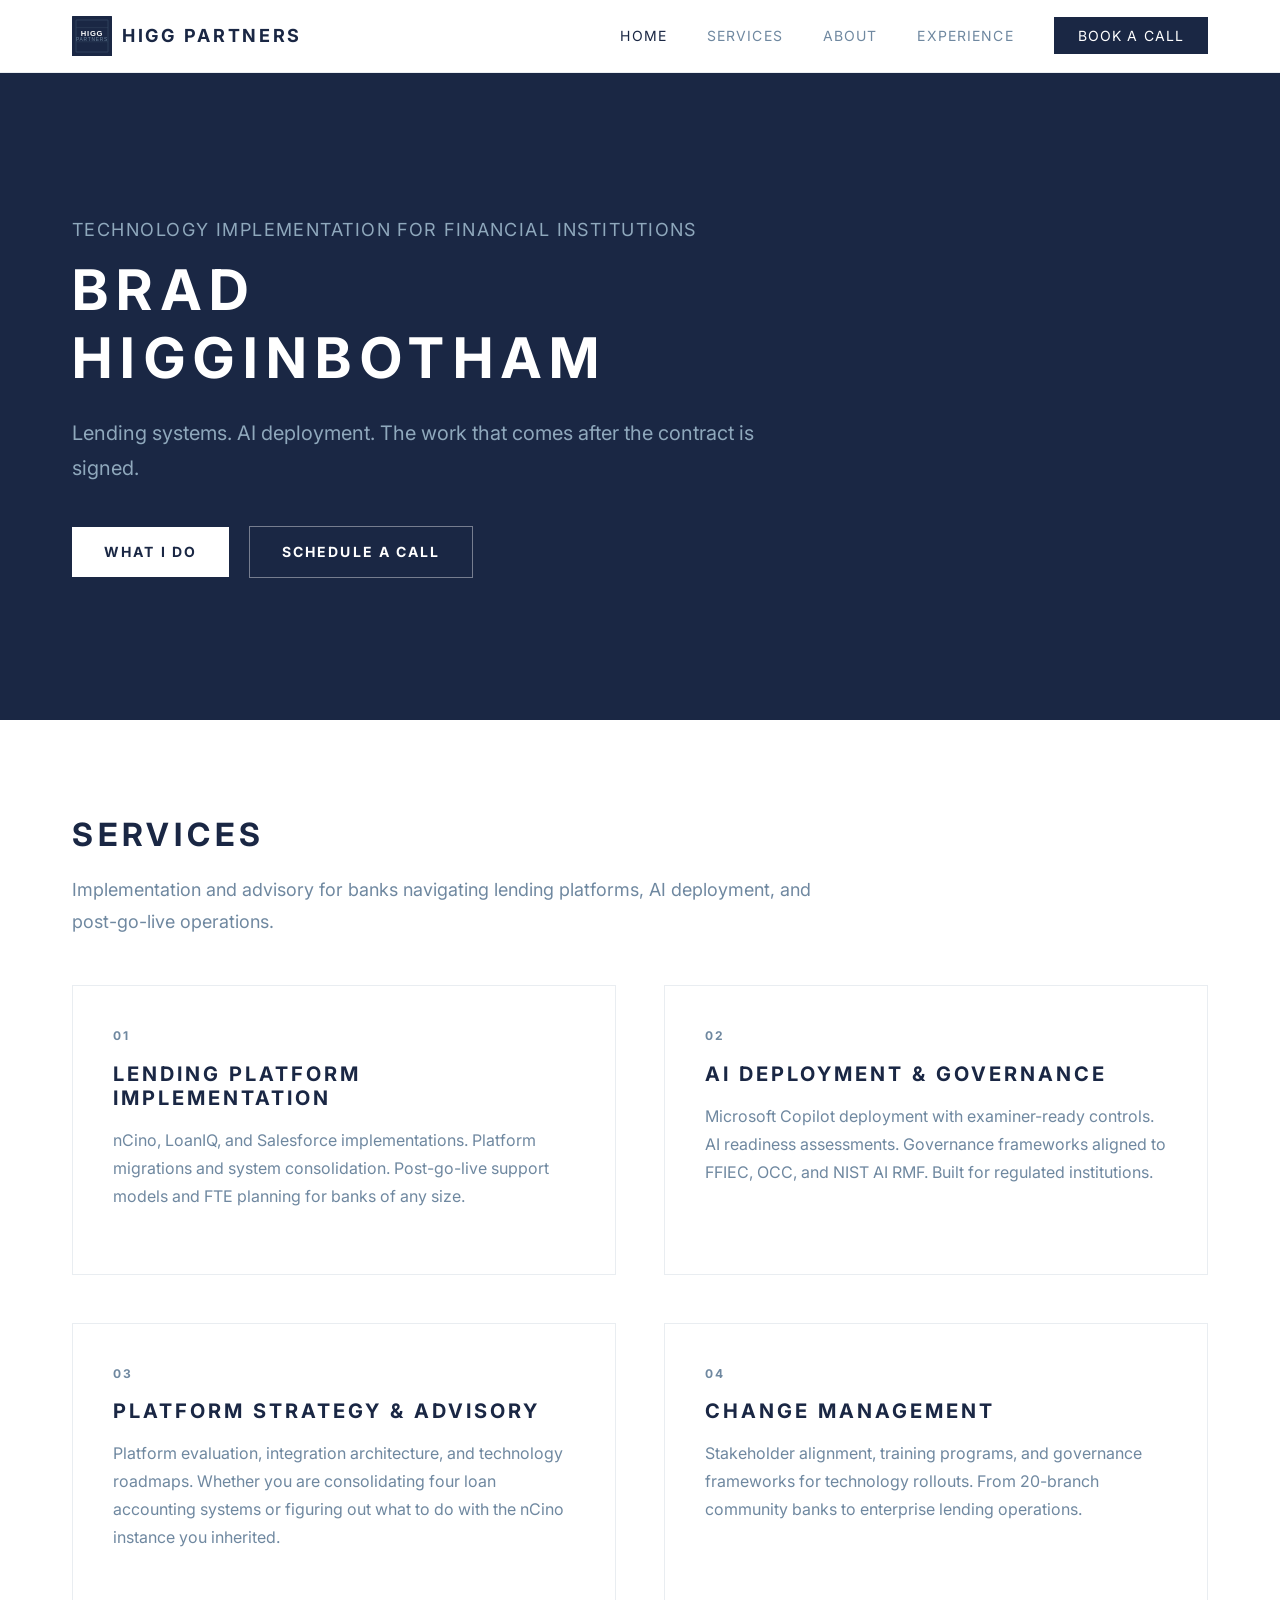
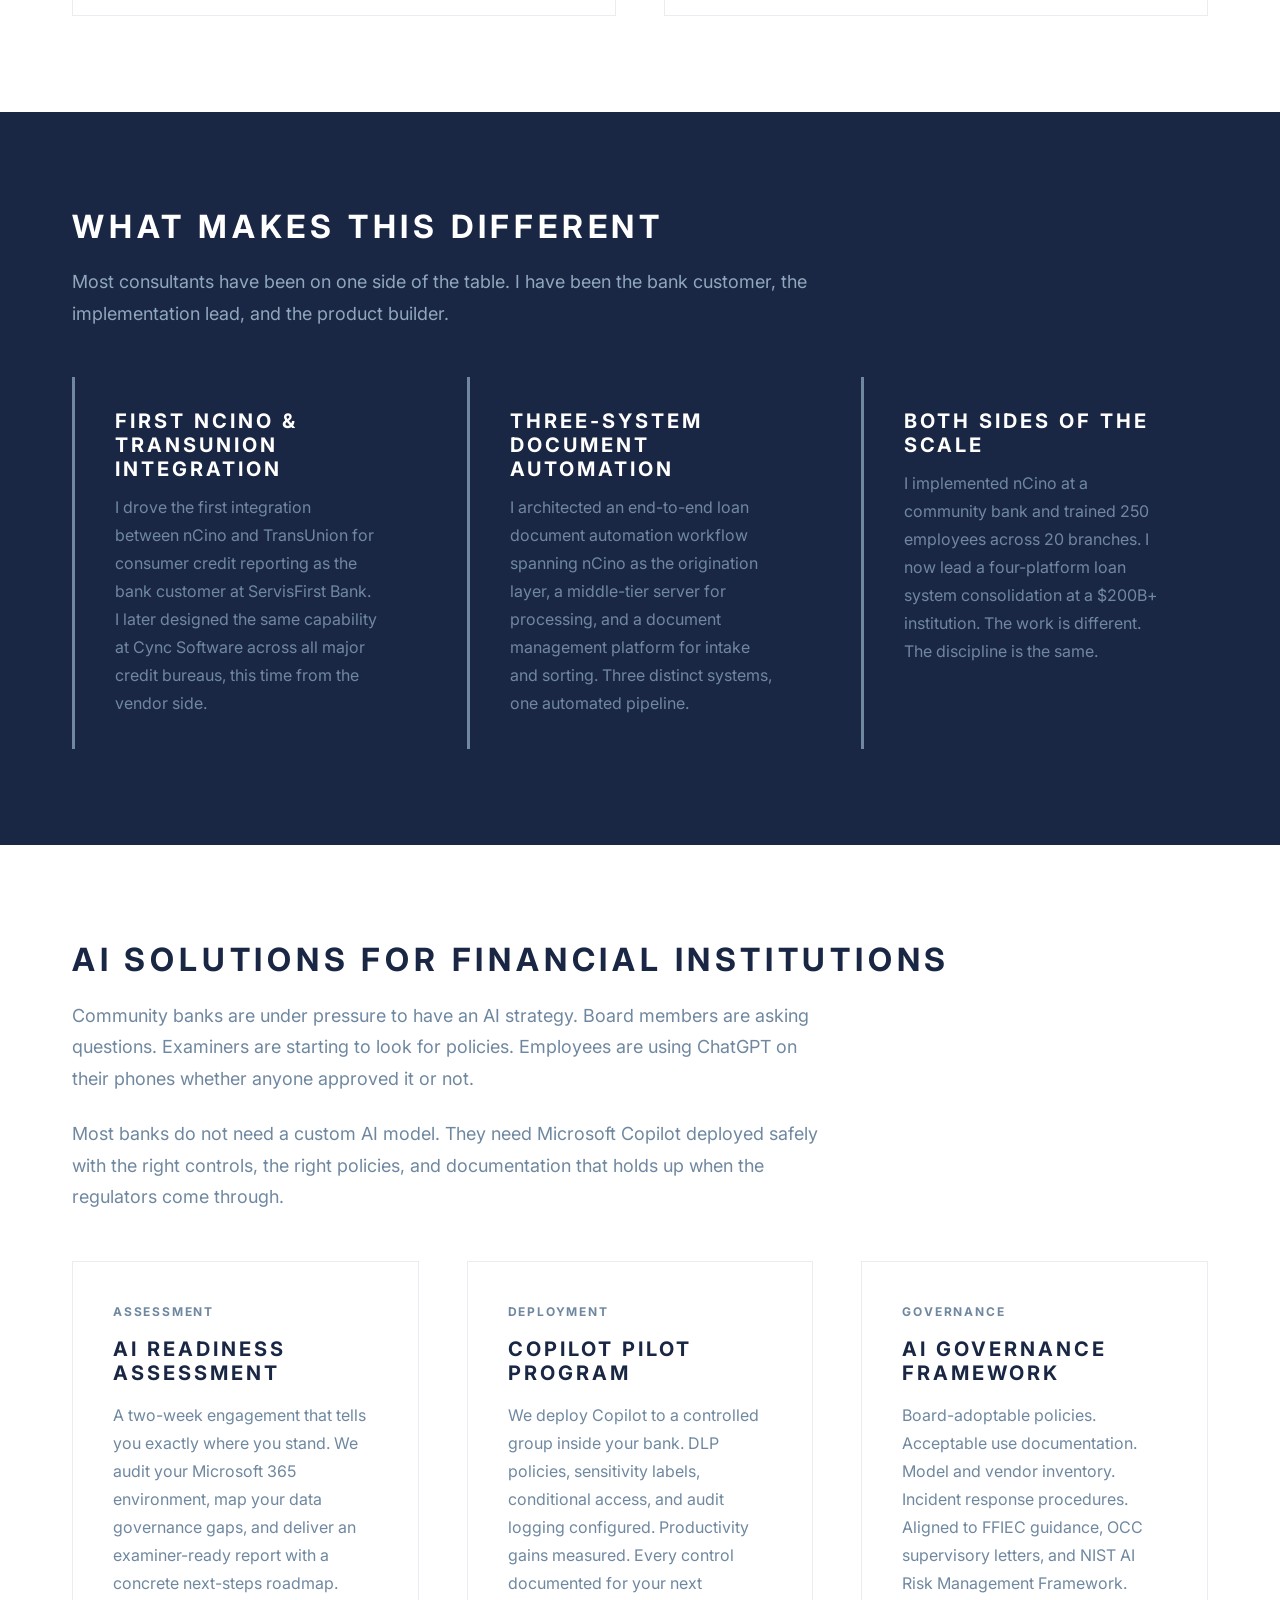
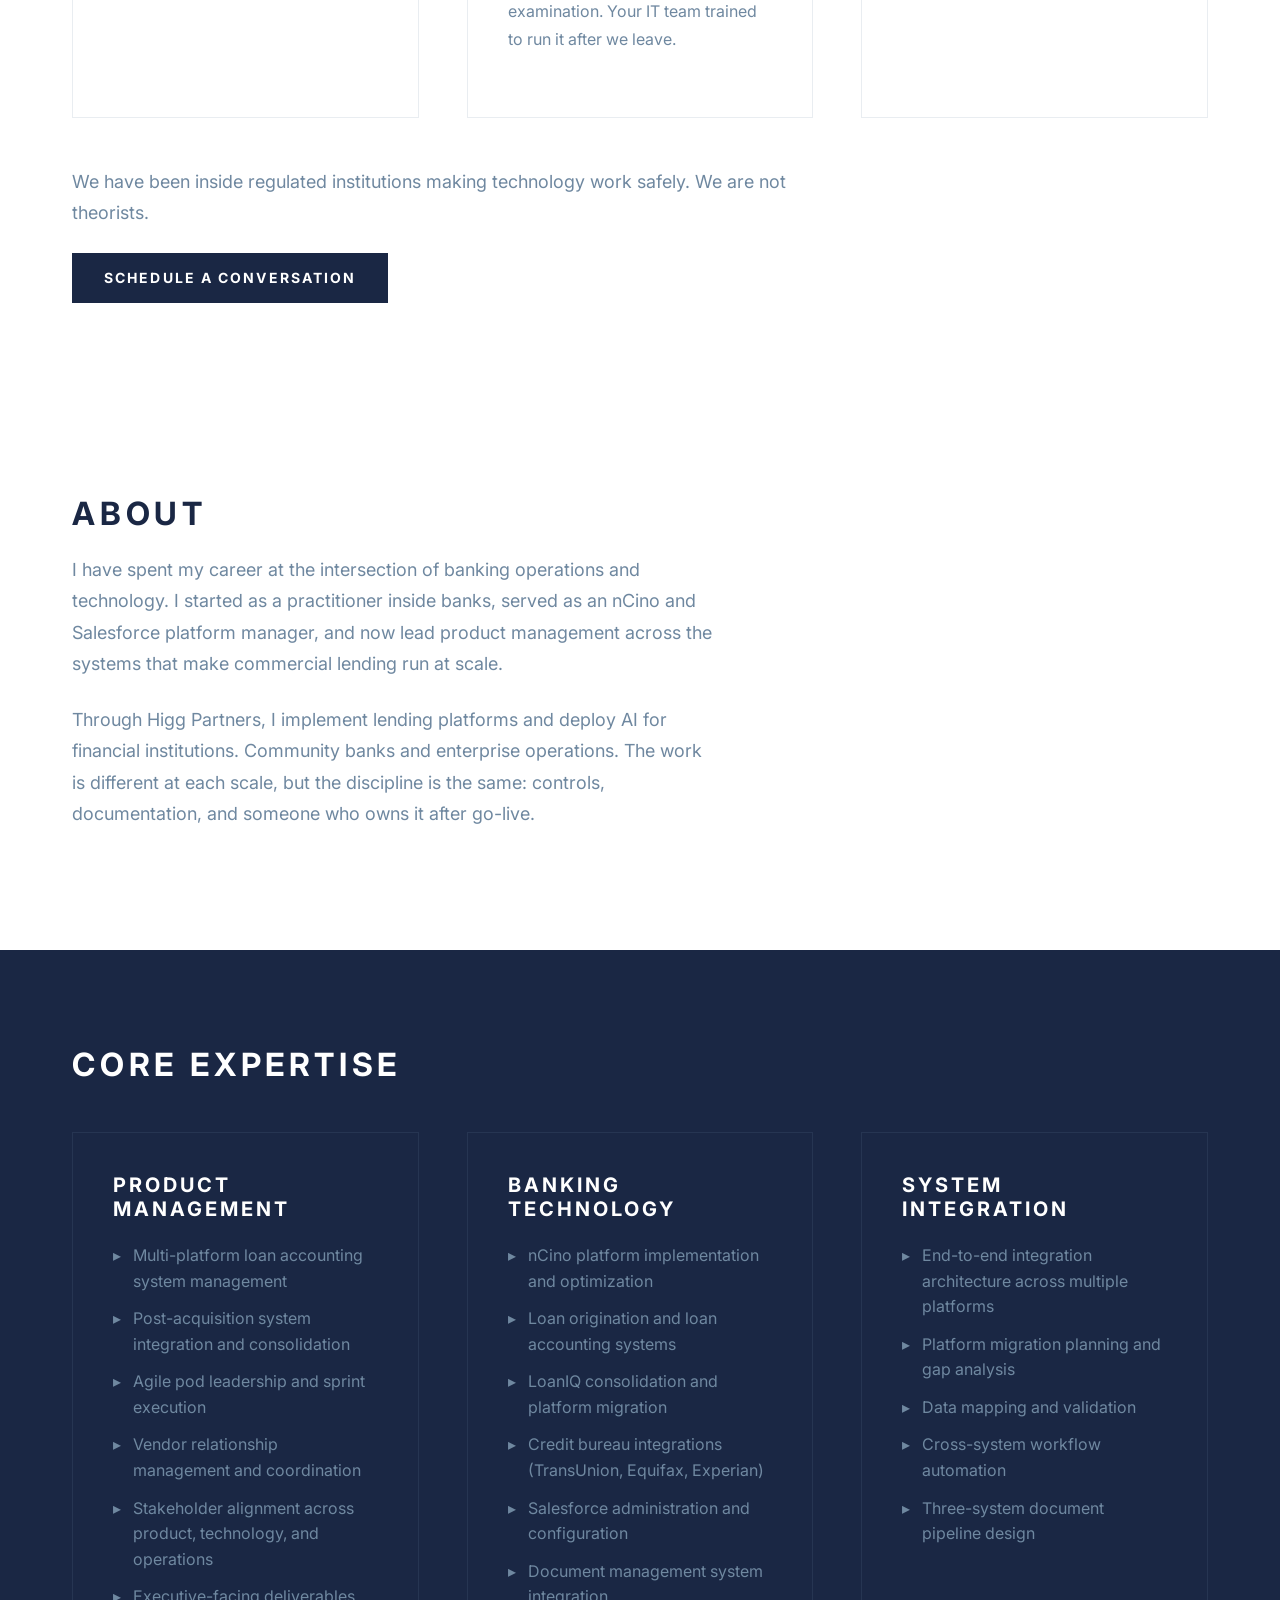
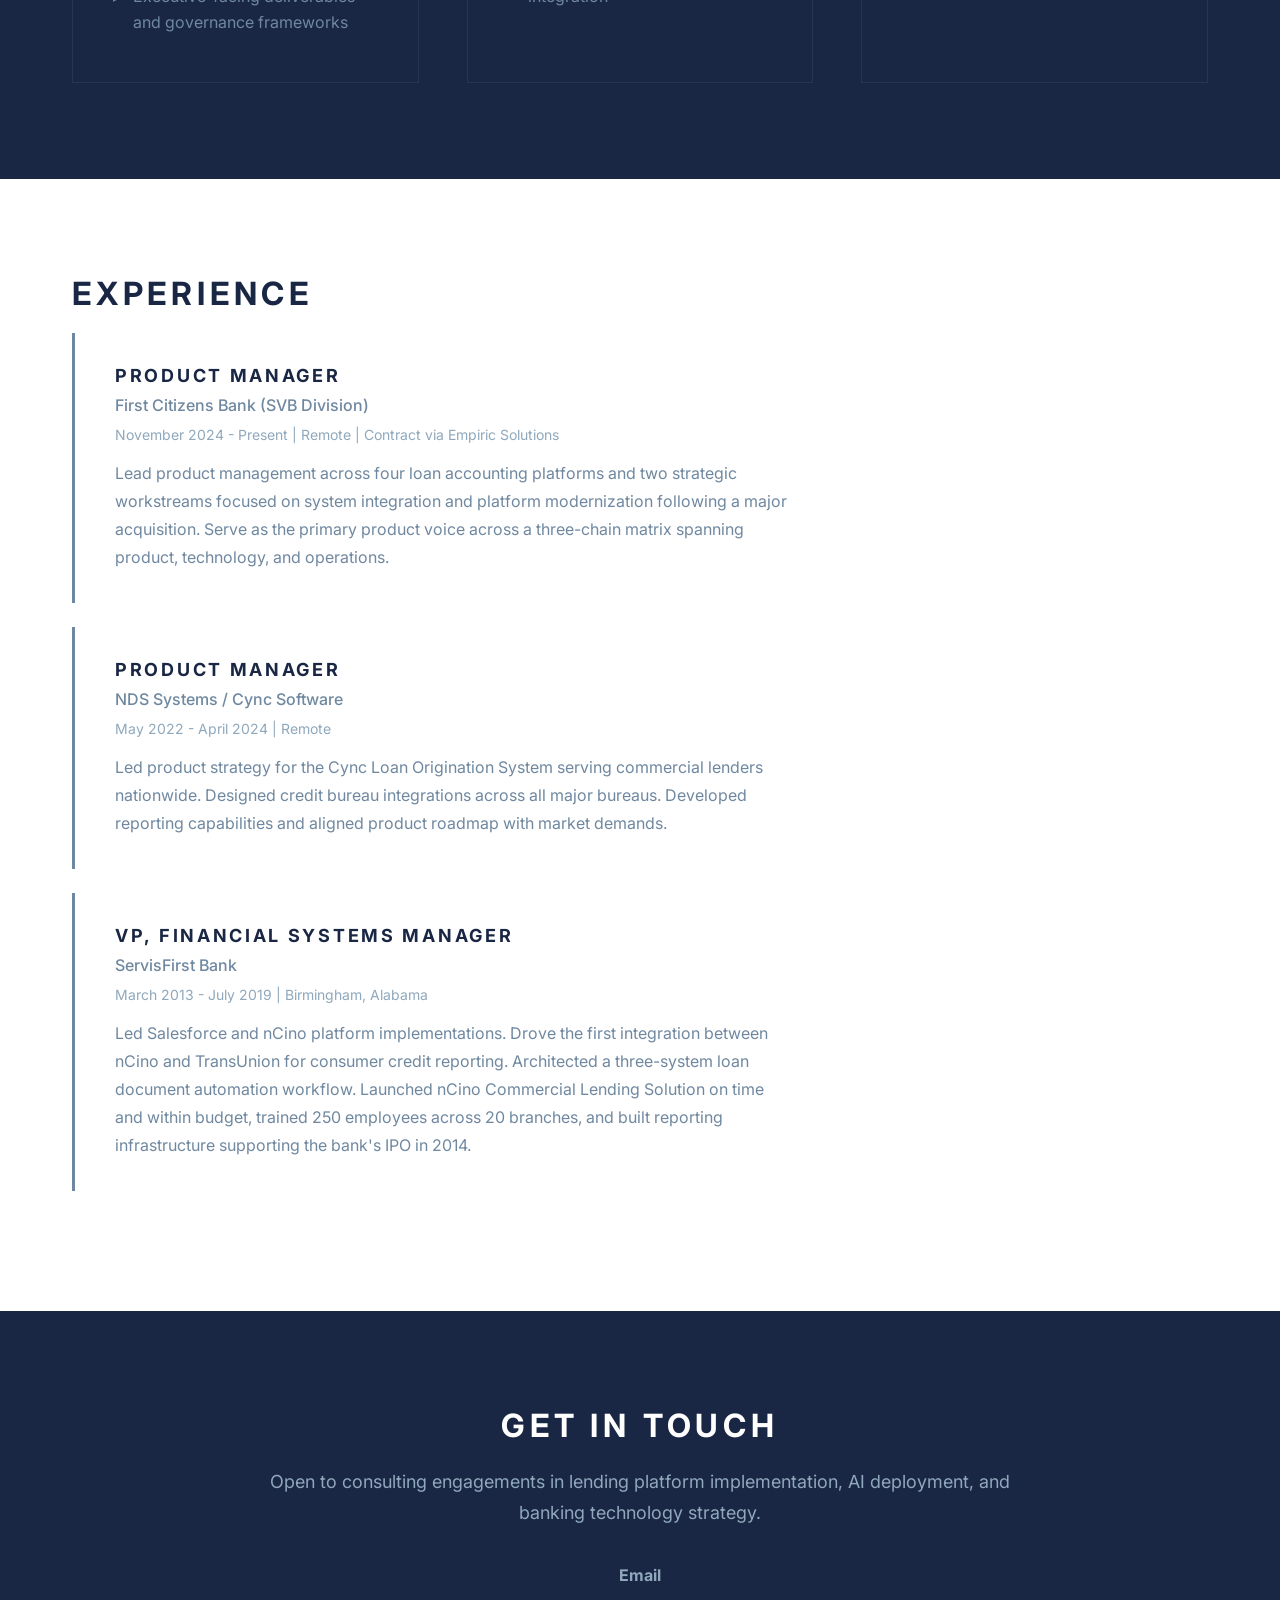
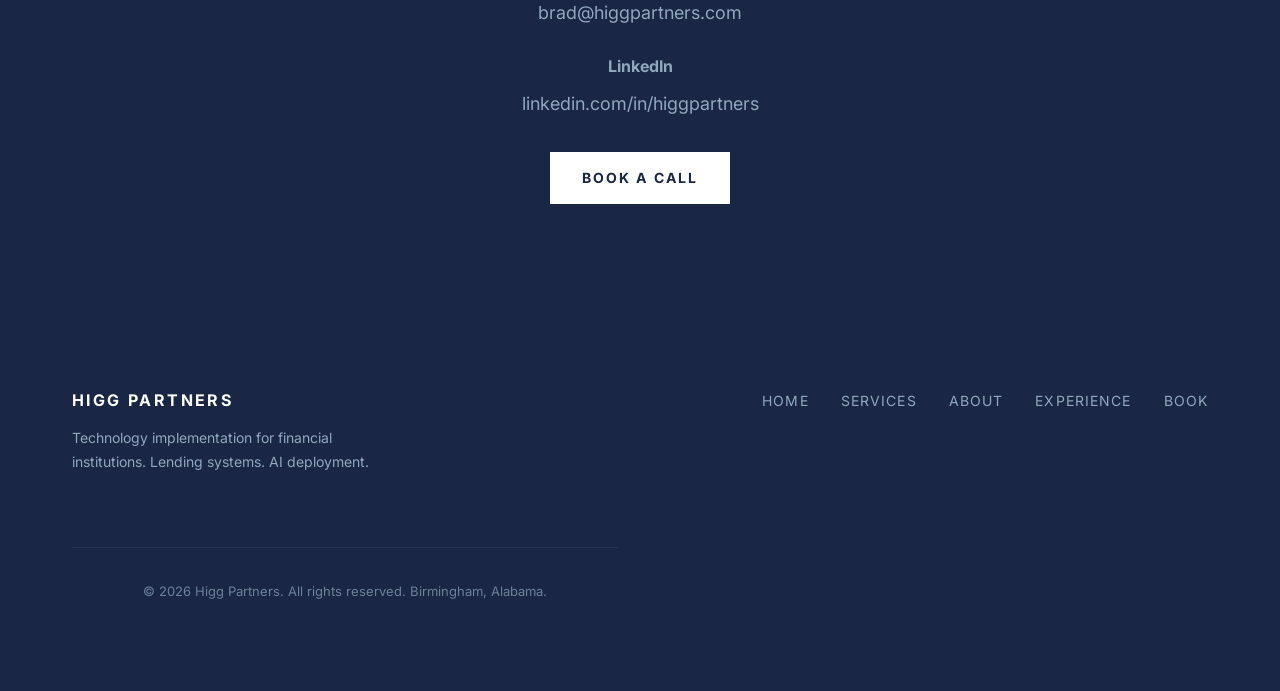
<file: index.html>
<!DOCTYPE html>
<html lang="en">
<head>
  <meta charset="UTF-8">
  <meta name="viewport" content="width=device-width, initial-scale=1.0">
  <title>Higg Partners — Technology Implementation for Financial Institutions</title>
  <meta name="description" content="Technology implementation for financial institutions. Lending systems. AI deployment. The work that comes after the contract is signed.">
  <meta property="og:title" content="Higg Partners — Technology Implementation for Financial Institutions">
  <meta property="og:description" content="Technology implementation for financial institutions. Lending systems. AI deployment. The work that comes after the contract is signed.">
  <meta property="og:type" content="website">
  <meta property="og:url" content="https://higgpartners.com/">
  <meta property="og:image" content="https://higgpartners.com/assets/og-image.png">
  <meta name="twitter:card" content="summary_large_image">
  <meta name="twitter:title" content="Higg Partners — Technology Implementation for Financial Institutions">
  <meta name="twitter:description" content="Technology implementation for financial institutions. Lending systems. AI deployment. The work that comes after the contract is signed.">
  <meta name="twitter:image" content="https://higgpartners.com/assets/og-image.png">
  <link rel="icon" type="image/x-icon" href="favicon.ico">
  <link rel="icon" type="image/png" sizes="32x32" href="favicon-32x32.png">
  <link rel="icon" type="image/png" sizes="16x16" href="favicon-16x16.png">
  <link rel="apple-touch-icon" href="apple-touch-icon.png">
  <link rel="preconnect" href="https://fonts.googleapis.com">
  <link rel="preconnect" href="https://fonts.gstatic.com" crossorigin>
  <link href="https://fonts.googleapis.com/css2?family=Inter:wght@400;500;600;700&display=swap" rel="stylesheet">
  <link rel="stylesheet" href="css/style.css">
</head>
<body>

  <!-- Navigation -->
  <nav class="nav">
    <div class="nav__inner">
      <a href="index.html" class="nav__logo">
        <img src="assets/logo.svg" alt="Higg Partners" width="40" height="40">
        <span class="nav__logo-text">Higg Partners</span>
      </a>
      <ul class="nav__links" id="nav-links">
        <li><a href="index.html" class="active">Home</a></li>
        <li><a href="#services">Services</a></li>
        <li><a href="#about">About</a></li>
        <li><a href="#experience">Experience</a></li>
        <li><a href="book.html" class="nav__cta">Book a Call</a></li>
      </ul>
      <button class="nav__toggle" aria-label="Toggle navigation" onclick="document.getElementById('nav-links').classList.toggle('open')">
        <span></span>
        <span></span>
        <span></span>
      </button>
    </div>
  </nav>

  <!-- Hero -->
  <section class="hero">
    <div class="container">
      <div class="hero__content">
        <p class="hero__subtitle">Technology Implementation for Financial Institutions</p>
        <h1>Brad Higginbotham</h1>
        <p>Lending systems. AI deployment. The work that comes after the contract is signed.</p>
        <a href="#services" class="btn btn--primary">What I Do</a>
        <a href="book.html" class="btn btn--outline hero__cta-secondary">Schedule a Call</a>
      </div>
    </div>
  </section>

  <!-- Services -->
  <section id="services" class="section section--light">
    <div class="container">
      <h2>Services</h2>
      <p>Implementation and advisory for banks navigating lending platforms, AI deployment, and post-go-live operations.</p>
      <div class="grid grid--2" style="margin-top: 3rem;">
        <div class="card">
          <span class="card__label">01</span>
          <h3>Lending Platform Implementation</h3>
          <p>nCino, LoanIQ, and Salesforce implementations. Platform migrations and system consolidation. Post-go-live support models and FTE planning for banks of any size.</p>
        </div>
        <div class="card">
          <span class="card__label">02</span>
          <h3>AI Deployment &amp; Governance</h3>
          <p>Microsoft Copilot deployment with examiner-ready controls. AI readiness assessments. Governance frameworks aligned to FFIEC, OCC, and NIST AI RMF. Built for regulated institutions.</p>
        </div>
        <div class="card">
          <span class="card__label">03</span>
          <h3>Platform Strategy &amp; Advisory</h3>
          <p>Platform evaluation, integration architecture, and technology roadmaps. Whether you are consolidating four loan accounting systems or figuring out what to do with the nCino instance you inherited.</p>
        </div>
        <div class="card">
          <span class="card__label">04</span>
          <h3>Change Management</h3>
          <p>Stakeholder alignment, training programs, and governance frameworks for technology rollouts. From 20-branch community banks to enterprise lending operations.</p>
        </div>
      </div>
    </div>
  </section>

  <!-- What Makes This Different -->
  <section class="section section--navy">
    <div class="container">
      <h2>What Makes This Different</h2>
      <p>Most consultants have been on one side of the table. I have been the bank customer, the implementation lead, and the product builder.</p>
      <div class="grid grid--3" style="margin-top: 3rem;">
        <div class="diff-card">
          <h3>First nCino &amp; TransUnion Integration</h3>
          <p>I drove the first integration between nCino and TransUnion for consumer credit reporting as the bank customer at ServisFirst Bank. I later designed the same capability at Cync Software across all major credit bureaus, this time from the vendor side.</p>
        </div>
        <div class="diff-card">
          <h3>Three-System Document Automation</h3>
          <p>I architected an end-to-end loan document automation workflow spanning nCino as the origination layer, a middle-tier server for processing, and a document management platform for intake and sorting. Three distinct systems, one automated pipeline.</p>
        </div>
        <div class="diff-card">
          <h3>Both Sides of the Scale</h3>
          <p>I implemented nCino at a community bank and trained 250 employees across 20 branches. I now lead a four-platform loan system consolidation at a $200B+ institution. The work is different. The discipline is the same.</p>
        </div>
      </div>
    </div>
  </section>

  <!-- AI Solutions -->
  <section id="ai" class="section section--light">
    <div class="container">
      <h2>AI Solutions for Financial Institutions</h2>
      <p>Community banks are under pressure to have an AI strategy. Board members are asking questions. Examiners are starting to look for policies. Employees are using ChatGPT on their phones whether anyone approved it or not.</p>
      <p>Most banks do not need a custom AI model. They need Microsoft Copilot deployed safely with the right controls, the right policies, and documentation that holds up when the regulators come through.</p>
      <div class="grid grid--3" style="margin-top: 3rem;">
        <div class="card">
          <span class="card__label">Assessment</span>
          <h3>AI Readiness Assessment</h3>
          <p>A two-week engagement that tells you exactly where you stand. We audit your Microsoft 365 environment, map your data governance gaps, and deliver an examiner-ready report with a concrete next-steps roadmap.</p>
        </div>
        <div class="card">
          <span class="card__label">Deployment</span>
          <h3>Copilot Pilot Program</h3>
          <p>We deploy Copilot to a controlled group inside your bank. DLP policies, sensitivity labels, conditional access, and audit logging configured. Productivity gains measured. Every control documented for your next examination. Your IT team trained to run it after we leave.</p>
        </div>
        <div class="card">
          <span class="card__label">Governance</span>
          <h3>AI Governance Framework</h3>
          <p>Board-adoptable policies. Acceptable use documentation. Model and vendor inventory. Incident response procedures. Aligned to FFIEC guidance, OCC supervisory letters, and NIST AI Risk Management Framework.</p>
        </div>
      </div>
      <p style="margin-top: 3rem;">We have been inside regulated institutions making technology work safely. We are not theorists.</p>
      <a href="book.html" class="btn btn--dark">Schedule a Conversation</a>
    </div>
  </section>

  <!-- About -->
  <section id="about" class="section section--light">
    <div class="container">
      <div style="max-width: 640px;">
        <h2>About</h2>
        <p>I have spent my career at the intersection of banking operations and technology. I started as a practitioner inside banks, served as an nCino and Salesforce platform manager, and now lead product management across the systems that make commercial lending run at scale.</p>
        <p>Through Higg Partners, I implement lending platforms and deploy AI for financial institutions. Community banks and enterprise operations. The work is different at each scale, but the discipline is the same: controls, documentation, and someone who owns it after go-live.</p>
      </div>
    </div>
  </section>

  <!-- Core Expertise -->
  <section class="section section--navy">
    <div class="container">
      <h2>Core Expertise</h2>
      <div class="grid grid--3" style="margin-top: 3rem;">
        <div class="expertise-card">
          <h3>Product Management</h3>
          <ul>
            <li>Multi-platform loan accounting system management</li>
            <li>Post-acquisition system integration and consolidation</li>
            <li>Agile pod leadership and sprint execution</li>
            <li>Vendor relationship management and coordination</li>
            <li>Stakeholder alignment across product, technology, and operations</li>
            <li>Executive-facing deliverables and governance frameworks</li>
          </ul>
        </div>
        <div class="expertise-card">
          <h3>Banking Technology</h3>
          <ul>
            <li>nCino platform implementation and optimization</li>
            <li>Loan origination and loan accounting systems</li>
            <li>LoanIQ consolidation and platform migration</li>
            <li>Credit bureau integrations (TransUnion, Equifax, Experian)</li>
            <li>Salesforce administration and configuration</li>
            <li>Document management system integration</li>
          </ul>
        </div>
        <div class="expertise-card">
          <h3>System Integration</h3>
          <ul>
            <li>End-to-end integration architecture across multiple platforms</li>
            <li>Platform migration planning and gap analysis</li>
            <li>Data mapping and validation</li>
            <li>Cross-system workflow automation</li>
            <li>Three-system document pipeline design</li>
          </ul>
        </div>
      </div>
    </div>
  </section>

  <!-- Experience -->
  <section id="experience" class="section section--light">
    <div class="container">
      <h2>Experience</h2>

      <div class="experience-item">
        <h3>Product Manager</h3>
        <p class="exp-company">First Citizens Bank (SVB Division)</p>
        <p class="exp-date">November 2024 - Present | Remote | Contract via Empiric Solutions</p>
        <p class="exp-desc">Lead product management across four loan accounting platforms and two strategic workstreams focused on system integration and platform modernization following a major acquisition. Serve as the primary product voice across a three-chain matrix spanning product, technology, and operations.</p>
      </div>

      <div class="experience-item">
        <h3>Product Manager</h3>
        <p class="exp-company">NDS Systems / Cync Software</p>
        <p class="exp-date">May 2022 - April 2024 | Remote</p>
        <p class="exp-desc">Led product strategy for the Cync Loan Origination System serving commercial lenders nationwide. Designed credit bureau integrations across all major bureaus. Developed reporting capabilities and aligned product roadmap with market demands.</p>
      </div>

      <div class="experience-item">
        <h3>VP, Financial Systems Manager</h3>
        <p class="exp-company">ServisFirst Bank</p>
        <p class="exp-date">March 2013 - July 2019 | Birmingham, Alabama</p>
        <p class="exp-desc">Led Salesforce and nCino platform implementations. Drove the first integration between nCino and TransUnion for consumer credit reporting. Architected a three-system loan document automation workflow. Launched nCino Commercial Lending Solution on time and within budget, trained 250 employees across 20 branches, and built reporting infrastructure supporting the bank's IPO in 2014.</p>
      </div>
    </div>
  </section>

  <!-- Contact -->
  <section id="contact" class="section section--navy">
    <div class="container contact">
      <h2>Get in Touch</h2>
      <p class="contact__desc">Open to consulting engagements in lending platform implementation, AI deployment, and banking technology strategy.</p>
      <div class="contact__details">
        <p class="contact__label">Email</p>
        <p class="contact__value"><a href="mailto:brad@higgpartners.com">brad@higgpartners.com</a></p>
        <p class="contact__label">LinkedIn</p>
        <p class="contact__value"><a href="https://linkedin.com/in/higgpartners" target="_blank">linkedin.com/in/higgpartners</a></p>
        <p class="contact__cta"><a href="book.html" class="btn btn--primary">Book a Call</a></p>
      </div>
    </div>
  </section>

  <!-- Footer -->
  <footer class="footer">
    <div class="container">
      <div class="footer__inner">
        <div>
          <div class="footer__brand">Higg Partners</div>
          <p class="footer__tagline">Technology implementation for financial institutions. Lending systems. AI deployment.</p>
        </div>
        <ul class="footer__links">
          <li><a href="index.html">Home</a></li>
          <li><a href="#services">Services</a></li>
          <li><a href="#about">About</a></li>
          <li><a href="#experience">Experience</a></li>
          <li><a href="book.html">Book</a></li>
        </ul>
      </div>
      <p class="footer__copy">&copy; 2026 Higg Partners. All rights reserved. Birmingham, Alabama.</p>
    </div>
  </footer>

</body>
</html>
</file>
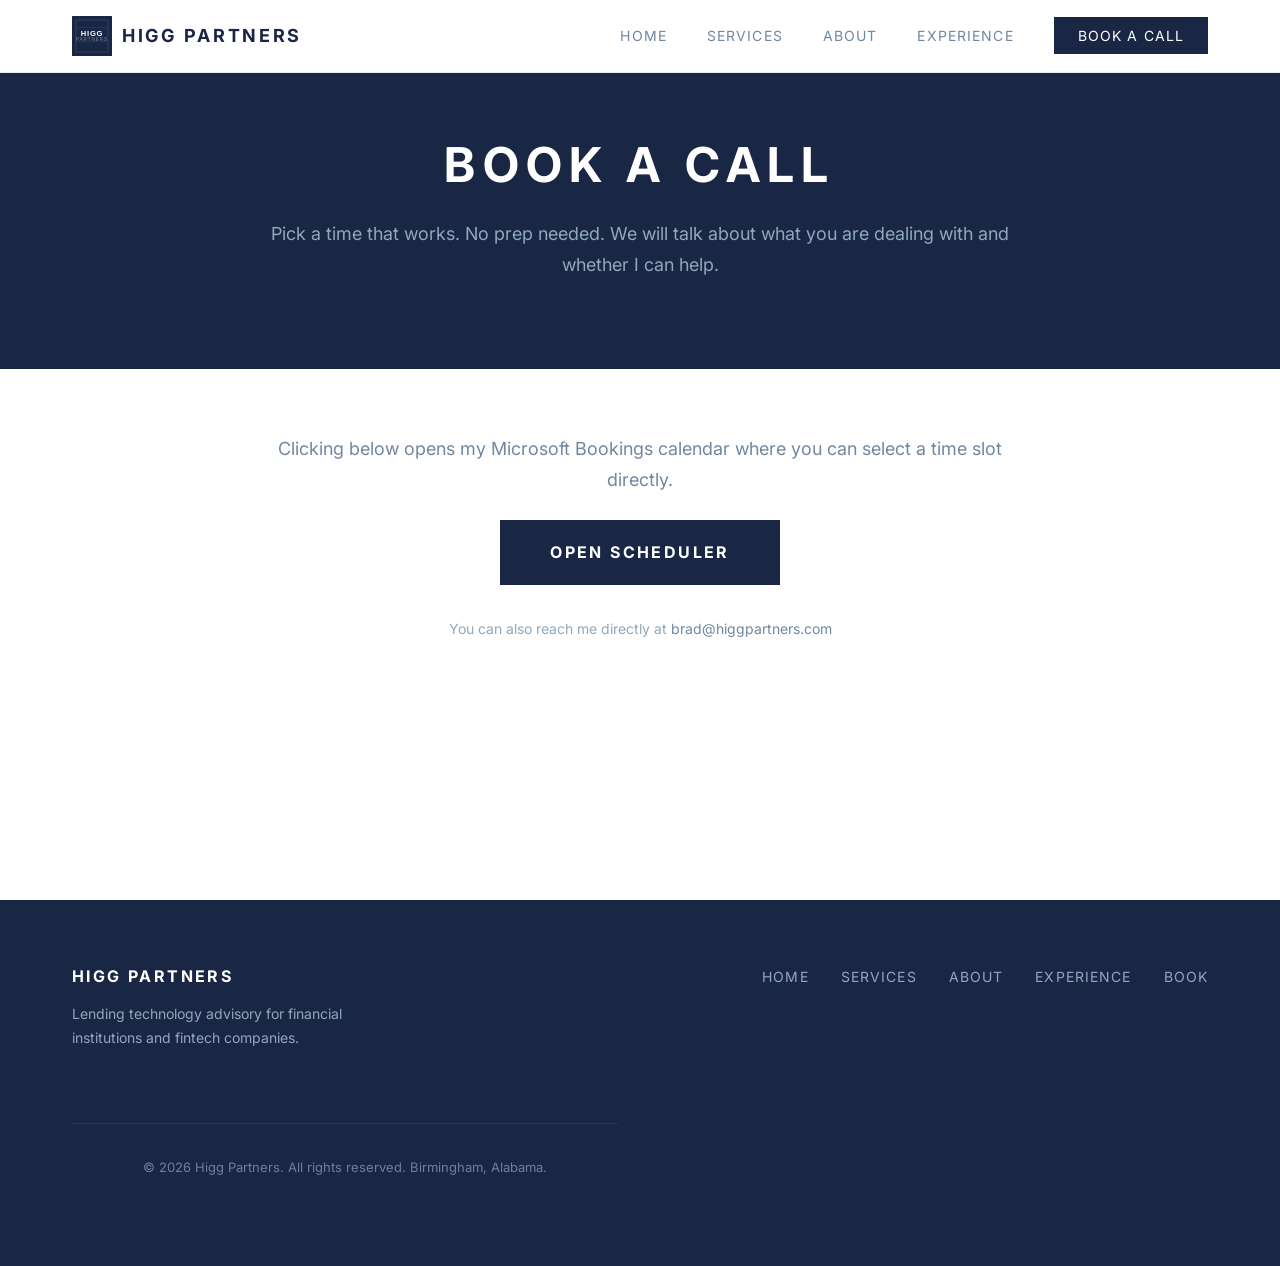
<file: book.html>
<!DOCTYPE html>
<html lang="en">
<head>
  <meta charset="UTF-8">
  <meta name="viewport" content="width=device-width, initial-scale=1.0">
  <title>Book a Call — Higg Partners</title>
  <meta name="description" content="Schedule an exploratory call with Brad Higginbotham at Higg Partners.">
  <meta property="og:title" content="Book a Call — Higg Partners">
  <meta property="og:description" content="Schedule an exploratory call with Brad Higginbotham at Higg Partners.">
  <meta property="og:type" content="website">
  <meta property="og:url" content="https://higgpartners.com/book.html">
  <meta property="og:image" content="https://higgpartners.com/assets/og-image.png">
  <meta name="twitter:card" content="summary_large_image">
  <meta name="twitter:title" content="Book a Call — Higg Partners">
  <meta name="twitter:image" content="https://higgpartners.com/assets/og-image.png">
  <link rel="icon" type="image/x-icon" href="favicon.ico">
  <link rel="icon" type="image/png" sizes="32x32" href="favicon-32x32.png">
  <link rel="icon" type="image/png" sizes="16x16" href="favicon-16x16.png">
  <link rel="apple-touch-icon" href="apple-touch-icon.png">
  <link rel="preconnect" href="https://fonts.googleapis.com">
  <link rel="preconnect" href="https://fonts.gstatic.com" crossorigin>
  <link href="https://fonts.googleapis.com/css2?family=Inter:wght@400;500;600;700&display=swap" rel="stylesheet">
  <link rel="stylesheet" href="css/style.css">
</head>
<body>

  <!-- Navigation -->
  <nav class="nav">
    <div class="nav__inner">
      <a href="index.html" class="nav__logo">
        <img src="assets/logo.svg" alt="Higg Partners" width="40" height="40">
        <span class="nav__logo-text">Higg Partners</span>
      </a>
      <ul class="nav__links" id="nav-links">
        <li><a href="index.html">Home</a></li>
        <li><a href="index.html#services">Services</a></li>
        <li><a href="index.html#about">About</a></li>
        <li><a href="index.html#experience">Experience</a></li>
        <li><a href="book.html" class="nav__cta active">Book a Call</a></li>
      </ul>
      <button class="nav__toggle" aria-label="Toggle navigation" onclick="document.getElementById('nav-links').classList.toggle('open')">
        <span></span>
        <span></span>
        <span></span>
      </button>
    </div>
  </nav>

  <!-- Booking Page -->
  <div class="booking-section">

    <div class="booking-header">
      <div class="container">
        <h1>Book a Call</h1>
        <p>Pick a time that works. No prep needed. We will talk about what you are dealing with and whether I can help.</p>
      </div>
    </div>

    <div class="booking-body">
      <p>Clicking below opens my Microsoft Bookings calendar where you can select a time slot directly.</p>
      <a href="https://outlook.office.com/bookwithme/user/0b0758bb73194215abb44e72297eaeaa@HiggPartners.com?anonymous&ismsaljsauthenabled&ep=plink" target="_blank" rel="noopener" class="booking-btn">Open Scheduler</a>
      <p class="booking-note">You can also reach me directly at <a href="mailto:brad@higgpartners.com" style="color: #6F88A0;">brad@higgpartners.com</a></p>
    </div>

  </div>

  <!-- Footer -->
  <footer class="footer">
    <div class="container">
      <div class="footer__inner">
        <div>
          <div class="footer__brand">Higg Partners</div>
          <p class="footer__tagline">Lending technology advisory for financial institutions and fintech companies.</p>
        </div>
        <ul class="footer__links">
          <li><a href="index.html">Home</a></li>
          <li><a href="index.html#services">Services</a></li>
          <li><a href="index.html#about">About</a></li>
          <li><a href="index.html#experience">Experience</a></li>
          <li><a href="book.html">Book</a></li>
        </ul>
      </div>
      <p class="footer__copy">&copy; 2026 Higg Partners. All rights reserved. Birmingham, Alabama.</p>
    </div>
  </footer>

</body>
</html>
</file>
<file: css/style.css>
/* ============================================
   HIGG PARTNERS — Brand Stylesheet
   Brand Spec Colors:
     Navy:        #1A2744
     Slate Gray:  #6F88A0
     Light Slate: #8FA8BC
     White:       #FFFFFF
   Font: Inter (Google Fonts)
   Typography:
     Headlines: Inter Bold 700, letter-spacing +150 (0.15em)
     Body:      Inter Regular 400
   Design: Clean, institutional, minimal.
     No gradients, no drop shadows, no decorative elements.
     Generous whitespace. Hierarchy through size, weight, opacity.
   ============================================ */

/* --- Reset & Base --- */
*, *::before, *::after {
  margin: 0;
  padding: 0;
  box-sizing: border-box;
}

html {
  font-size: 16px;
  scroll-behavior: smooth;
  -webkit-font-smoothing: antialiased;
  -moz-osx-font-smoothing: grayscale;
}

body {
  font-family: 'Inter', sans-serif;
  font-weight: 400;
  line-height: 1.6;
  color: #1A2744;
  background-color: #FFFFFF;
}

/* --- Typography --- */
h1, h2, h3, h4, h5, h6 {
  font-family: 'Inter', sans-serif;
  font-weight: 700;
  letter-spacing: 0.15em;
  text-transform: uppercase;
  line-height: 1.2;
  color: #1A2744;
}

h1 {
  font-size: 3rem;
  margin-bottom: 1.5rem;
}

h2 {
  font-size: 2rem;
  margin-bottom: 1.25rem;
}

h3 {
  font-size: 1.25rem;
  margin-bottom: 1rem;
}

p {
  font-family: 'Inter', sans-serif;
  font-weight: 400;
  font-size: 1.125rem;
  line-height: 1.75;
  color: #6F88A0;
  margin-bottom: 1.5rem;
  max-width: 42em;
}

a {
  color: #1A2744;
  text-decoration: none;
  transition: color 0.2s ease;
}

a:hover {
  color: #6F88A0;
}

/* --- Layout --- */
.container {
  width: 100%;
  max-width: 1200px;
  margin: 0 auto;
  padding: 0 2rem;
}

.section {
  padding: 6rem 0;
}

.section--navy {
  background-color: #1A2744;
}

.section--navy h1,
.section--navy h2,
.section--navy h3 {
  color: #FFFFFF;
}

.section--navy p {
  color: #8FA8BC;
}

.section--light {
  background-color: #FFFFFF;
}

/* --- Navigation --- */
.nav {
  position: fixed;
  top: 0;
  left: 0;
  right: 0;
  z-index: 1000;
  background-color: #FFFFFF;
  border-bottom: 1px solid rgba(111, 136, 160, 0.15);
}

.nav__inner {
  display: flex;
  align-items: center;
  justify-content: space-between;
  height: 72px;
  max-width: 1200px;
  margin: 0 auto;
  padding: 0 2rem;
}

.nav__logo {
  display: flex;
  align-items: center;
  gap: 10px;
  text-decoration: none;
  transition: none;
}

.nav__logo img {
  height: 40px;
  width: 40px;
}

.nav__logo-text {
  font-family: 'Inter', sans-serif;
  font-weight: 700;
  font-size: 1.125rem;
  letter-spacing: 0.15em;
  text-transform: uppercase;
  color: #1A2744;
  transition: none;
}

.nav__links {
  display: flex;
  align-items: center;
  gap: 2.5rem;
  list-style: none;
}

.nav__links a {
  font-family: 'Inter', sans-serif;
  font-weight: 400;
  font-size: 0.875rem;
  letter-spacing: 0.08em;
  text-transform: uppercase;
  color: #6F88A0;
  text-decoration: none;
  transition: color 0.2s ease;
}

.nav__links a:hover,
.nav__links a.active {
  color: #1A2744;
}

.nav__cta {
  font-family: 'Inter', sans-serif;
  font-weight: 700;
  font-size: 0.875rem;
  letter-spacing: 0.08em;
  text-transform: uppercase;
  color: #FFFFFF !important;
  background-color: #1A2744;
  padding: 0.625rem 1.5rem;
  text-decoration: none;
  transition: none;
}

.nav__cta:hover {
  background-color: #6F88A0;
  color: #FFFFFF !important;
  transition: background-color 0.2s ease;
}

/* Mobile nav toggle */
.nav__toggle {
  display: none;
  background: none;
  border: none;
  cursor: pointer;
  padding: 0.5rem;
}

.nav__toggle span {
  display: block;
  width: 24px;
  height: 2px;
  background-color: #1A2744;
  margin: 5px 0;
  transition: all 0.2s ease;
}

/* --- Hero --- */
.hero {
  display: flex;
  align-items: center;
  min-height: 80vh;
  padding-top: 72px; /* nav offset */
  background-color: #1A2744;
}

.hero__content {
  max-width: 720px;
}

.hero h1 {
  color: #FFFFFF;
  font-size: 3.5rem;
  margin-bottom: 1.5rem;
}

.hero .hero__subtitle {
  font-family: 'Inter', sans-serif;
  font-weight: 400;
  font-size: 1.125rem;
  color: #8FA8BC;
  letter-spacing: 0.08em;
  text-transform: uppercase;
  margin-bottom: 0.75rem;
}

.hero p {
  color: #8FA8BC;
  font-size: 1.25rem;
  margin-bottom: 2.5rem;
}

.hero__cta-secondary {
  margin-left: 1rem;
}

/* --- Buttons --- */
.btn {
  display: inline-block;
  font-family: 'Inter', sans-serif;
  font-weight: 700;
  font-size: 0.875rem;
  letter-spacing: 0.15em;
  text-transform: uppercase;
  text-decoration: none;
  padding: 0.875rem 2rem;
  transition: all 0.2s ease;
  cursor: pointer;
  border: none;
}

.btn--primary {
  background-color: #FFFFFF;
  color: #1A2744;
}

.btn--primary:hover {
  background-color: #8FA8BC;
  color: #FFFFFF;
}

.btn--outline {
  background-color: transparent;
  color: #FFFFFF;
  border: 1px solid rgba(255, 255, 255, 0.4);
}

.btn--outline:hover {
  border-color: #FFFFFF;
  color: #FFFFFF;
}

.btn--dark {
  background-color: #1A2744;
  color: #FFFFFF;
}

.btn--dark:hover {
  background-color: #6F88A0;
  color: #FFFFFF;
}

/* --- Cards / Services Grid --- */
.grid {
  display: grid;
  gap: 3rem;
}

.grid--3 {
  grid-template-columns: repeat(3, 1fr);
}

.grid--2 {
  grid-template-columns: repeat(2, 1fr);
}

.card {
  padding: 2.5rem;
  border: 1px solid rgba(111, 136, 160, 0.15);
}

.card__label {
  display: block;
  font-family: 'Inter', sans-serif;
  font-weight: 700;
  font-size: 0.75rem;
  letter-spacing: 0.15em;
  text-transform: uppercase;
  color: #6F88A0;
  margin-bottom: 1rem;
}

.card h3 {
  margin-bottom: 1rem;
}

.card p {
  font-size: 1rem;
  color: #6F88A0;
}

/* --- Differentiator Cards --- */
.diff-card {
  padding: 2rem 2.5rem;
  border-left: 3px solid #6F88A0;
}

.diff-card h3 {
  margin-bottom: 0.75rem;
}

.diff-card p {
  font-size: 1rem;
  color: #6F88A0;
  margin-bottom: 0;
}

/* --- Experience Items --- */
.experience-item {
  padding: 2rem 2.5rem;
  border-left: 3px solid #6F88A0;
  margin-bottom: 1.5rem;
}

.experience-item h3 {
  font-size: 1.125rem;
  margin-bottom: 0.25rem;
}

.experience-item .exp-company {
  font-family: 'Inter', sans-serif;
  font-weight: 500;
  font-size: 1rem;
  color: #6F88A0;
  text-transform: none;
  letter-spacing: 0;
  margin-bottom: 0.25rem;
}

.experience-item .exp-date {
  font-size: 0.875rem;
  color: #8FA8BC;
  margin-bottom: 0.75rem;
}

.experience-item .exp-desc {
  font-size: 1rem;
  color: #6F88A0;
  margin-bottom: 0;
}

/* --- Expertise Grid --- */
.expertise-card {
  padding: 2.5rem;
  border: 1px solid rgba(111, 136, 160, 0.15);
}

.expertise-card h3 {
  margin-bottom: 1rem;
}

.expertise-card ul {
  list-style: none;
  padding: 0;
}

.expertise-card li {
  padding: 0.375rem 0;
  padding-left: 1.25rem;
  position: relative;
  color: #6F88A0;
  font-size: 1rem;
  line-height: 1.6;
}

.expertise-card li::before {
  content: '\25B8';
  color: #6F88A0;
  position: absolute;
  left: 0;
}

/* --- Booking / Embed Page --- */
.booking-section {
  padding-top: 72px; /* nav offset */
  min-height: 100vh;
  display: flex;
  flex-direction: column;
}

.booking-header {
  background-color: #1A2744;
  padding: 4rem 0;
  text-align: center;
}

.booking-header h1 {
  color: #FFFFFF;
}

.booking-header p {
  color: #8FA8BC;
  margin-left: auto;
  margin-right: auto;
  text-align: center;
}

.booking-body {
  flex: 1;
  display: flex;
  flex-direction: column;
  align-items: center;
  padding: 4rem 2rem;
  text-align: center;
}

.booking-body p {
  text-align: center;
  margin-left: auto;
  margin-right: auto;
}

.booking-btn {
  display: inline-block;
  font-family: 'Inter', sans-serif;
  font-weight: 700;
  font-size: 1rem;
  letter-spacing: 0.15em;
  text-transform: uppercase;
  text-decoration: none;
  padding: 1.125rem 3rem;
  background-color: #1A2744;
  color: #FFFFFF;
  border: 2px solid #1A2744;
  transition: all 0.2s ease;
}

.booking-btn:hover {
  background-color: transparent;
  color: #1A2744;
}

.booking-note {
  font-size: 0.875rem;
  color: #8FA8BC;
  margin-top: 2rem;
}

/* --- Contact --- */
.contact {
  text-align: center;
}

.contact__desc {
  margin-left: auto;
  margin-right: auto;
  text-align: center;
}

.contact__details {
  margin-top: 2rem;
}

.contact__label {
  margin-bottom: 0.5rem;
  color: #FFFFFF;
  font-weight: 700;
  font-size: 1rem;
  text-align: center;
  margin-left: auto;
  margin-right: auto;
}

.contact__value {
  text-align: center;
  margin-left: auto;
  margin-right: auto;
}

.contact__value a {
  color: #8FA8BC;
}

.contact__value a:hover {
  color: #FFFFFF;
}

.contact__cta {
  margin-top: 2rem;
  text-align: center;
  margin-left: auto;
  margin-right: auto;
}

/* --- Footer --- */
.footer {
  background-color: #1A2744;
  padding: 4rem 0;
}

.footer__inner {
  display: flex;
  justify-content: space-between;
  align-items: flex-start;
  gap: 2rem;
}

.footer__brand {
  font-family: 'Inter', sans-serif;
  font-weight: 700;
  font-size: 1rem;
  letter-spacing: 0.15em;
  text-transform: uppercase;
  color: #FFFFFF;
  margin-bottom: 0.75rem;
}

.footer__tagline {
  font-size: 0.875rem;
  color: #8FA8BC;
  max-width: 300px;
}

.footer__links {
  list-style: none;
  display: flex;
  gap: 2rem;
}

.footer__links a {
  font-size: 0.875rem;
  letter-spacing: 0.08em;
  text-transform: uppercase;
  color: #8FA8BC;
  text-decoration: none;
  transition: color 0.2s ease;
}

.footer__links a:hover {
  color: #FFFFFF;
}

.footer__copy {
  text-align: center;
  margin-top: 3rem;
  padding-top: 2rem;
  border-top: 1px solid rgba(143, 168, 188, 0.15);
  font-size: 0.8125rem;
  color: #8FA8BC;
  opacity: 0.7;
}

/* --- Responsive --- */
@media (max-width: 1024px) {
  .grid--3 {
    grid-template-columns: repeat(2, 1fr);
  }
}

@media (max-width: 768px) {
  h1 {
    font-size: 2.25rem;
  }

  h2 {
    font-size: 1.5rem;
  }

  .hero h1 {
    font-size: 2.5rem;
  }

  .section {
    padding: 4rem 0;
  }

  .grid--3,
  .grid--2 {
    grid-template-columns: 1fr;
  }

  .nav__links {
    display: none;
    position: fixed;
    top: 72px;
    left: 0;
    right: 0;
    background-color: #FFFFFF;
    flex-direction: column;
    padding: 1.5rem 2rem;
    gap: 1.25rem;
    border-bottom: 1px solid rgba(111, 136, 160, 0.15);
  }

  .nav__links.open {
    display: flex;
  }

  .nav__toggle {
    display: block;
  }

  .footer__inner {
    flex-direction: column;
    align-items: center;
    text-align: center;
  }

  .footer__tagline {
    max-width: none;
  }

  .footer__links {
    flex-wrap: wrap;
    justify-content: center;
  }
}

@media (max-width: 480px) {
  .hero h1 {
    font-size: 2rem;
  }

  .container {
    padding: 0 1.25rem;
  }
}
</file>
